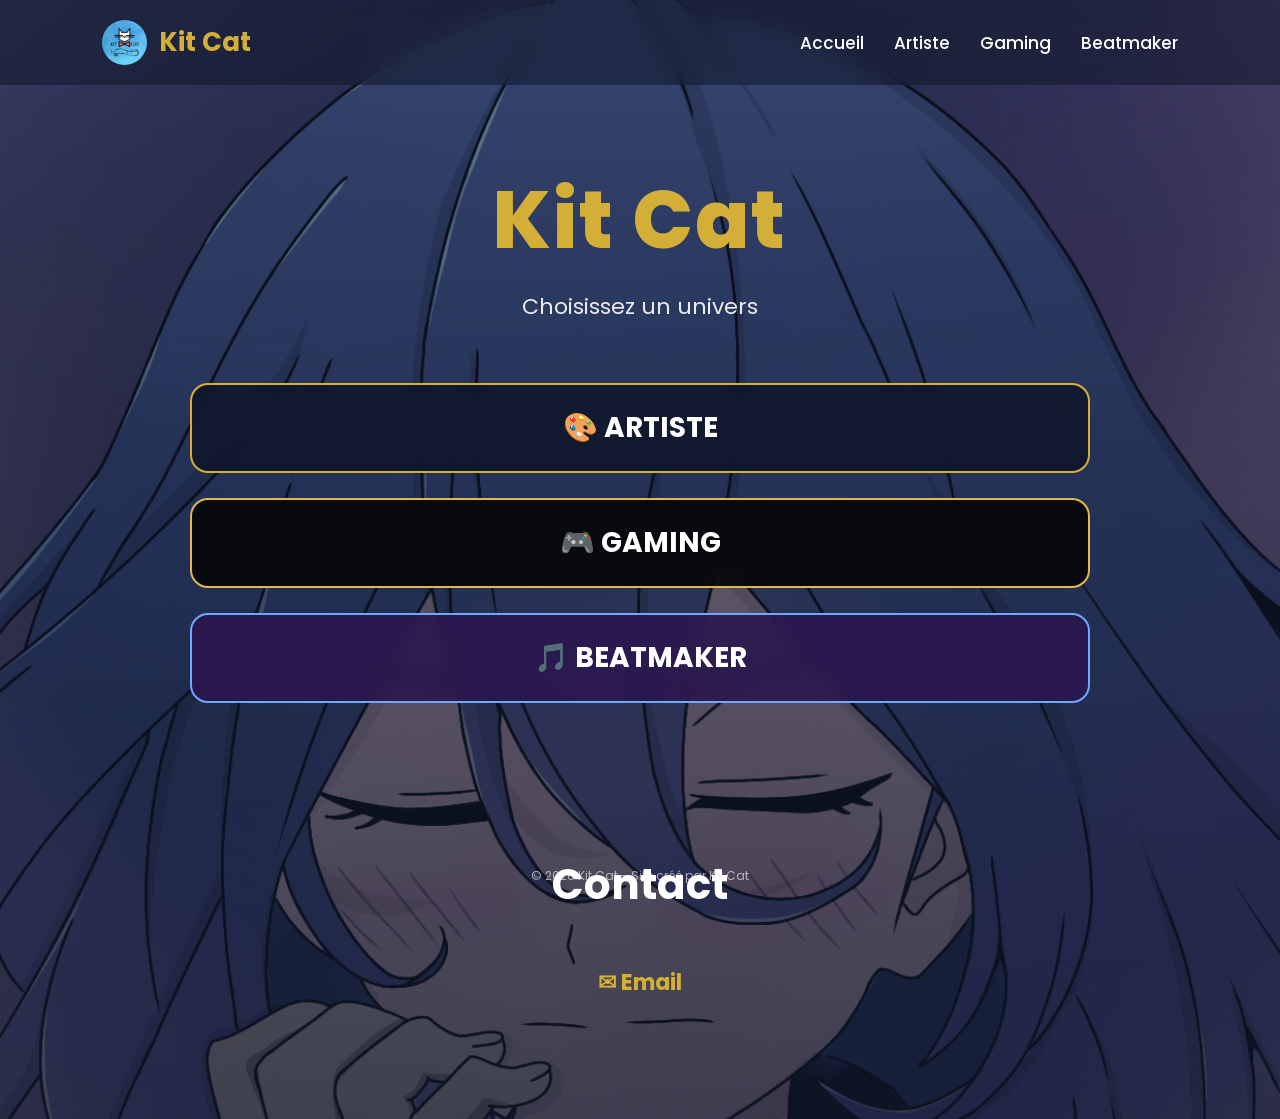
<file: index.html>
<!DOCTYPE html>
<html lang="fr">

<head>

    <meta charset="UTF-8">
    <meta name="viewport" content="width=device-width, initial-scale=1.0">

    <title>Kit Cat</title>

    <link rel="icon" href="images/artiste/logo kit.webp">

    <link href="https://fonts.googleapis.com/css2?family=Poppins:wght@300;400;600;700;800&display=swap" rel="stylesheet">

    <link rel="stylesheet" href="css/accueil.css">

</head>

<body>

<nav>

<a href="index.html" class="logo">

<img src="images/artiste/logo kit.webp">

<span>Kit Cat</span>

</a>


<button class="hamburger" onclick="toggleMenu()">
☰
</button>


<div class="nav-menu" id="navMenu">

<a href="index.html">Accueil</a>

<a href="artiste.html">Artiste</a>

<a href="gaming.html">Gaming</a>

<a href="beatmaker.html">Beatmaker</a>

</div>

</nav>


<div class="overlay"></div>


<header>

<div class="content">

<h1>Kit Cat</h1>

<p>Choisissez un univers</p>


<div class="buttons">


<a class="btn artiste" href="artiste.html">
🎨 ARTISTE
</a>


<a class="btn gamer" href="gaming.html">
🎮 GAMING
</a>


<a class="btn beatmaker" href="beatmaker.html">
🎵 BEATMAKER
</a>


</div>

</div>

</header>



<section class="contact-home">


<h2>
Contact
</h2>


<div class="contact">


<a href="mailto:tichaton7@gmail.com">
✉ Email
</a>


</div>


</section>



<footer>

© 2026 Kit Cat - Site créé par Kit Cat

</footer>


<script src="js/accueil.js"></script>

</body>
</file>
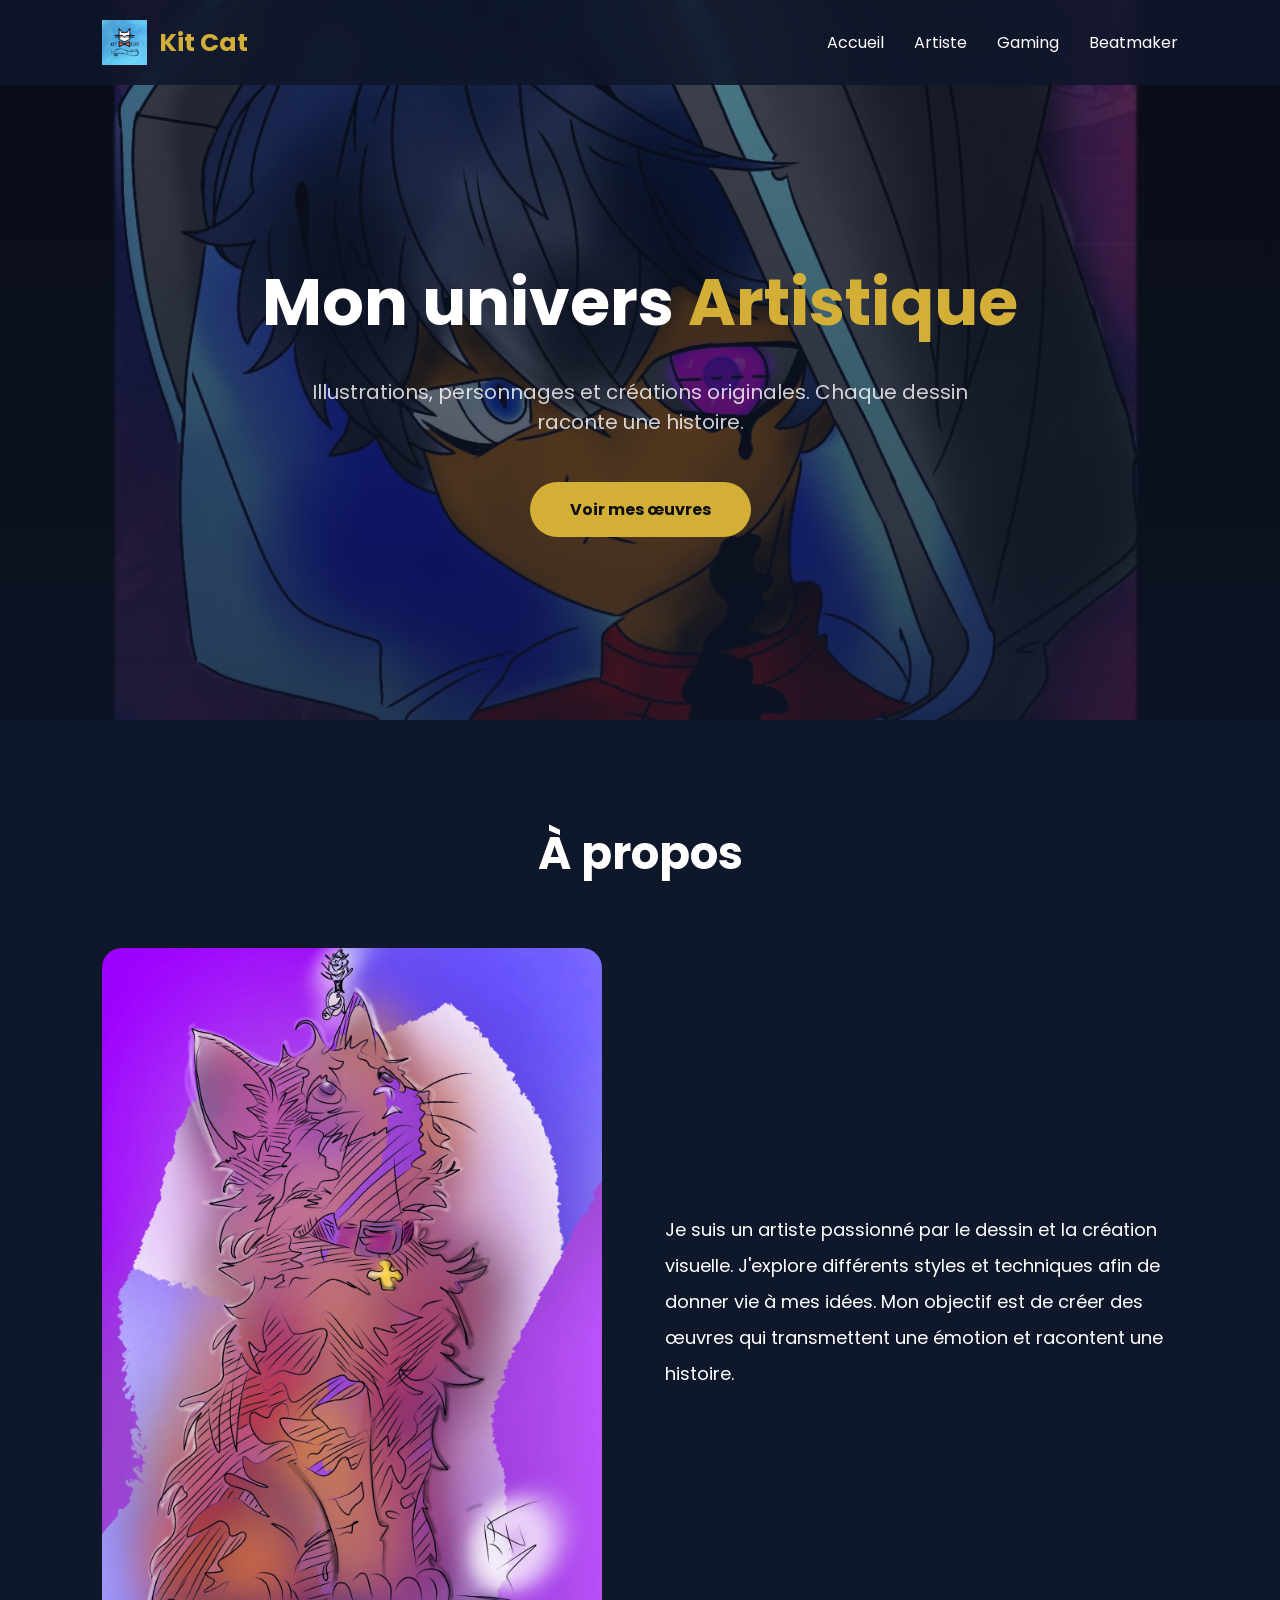
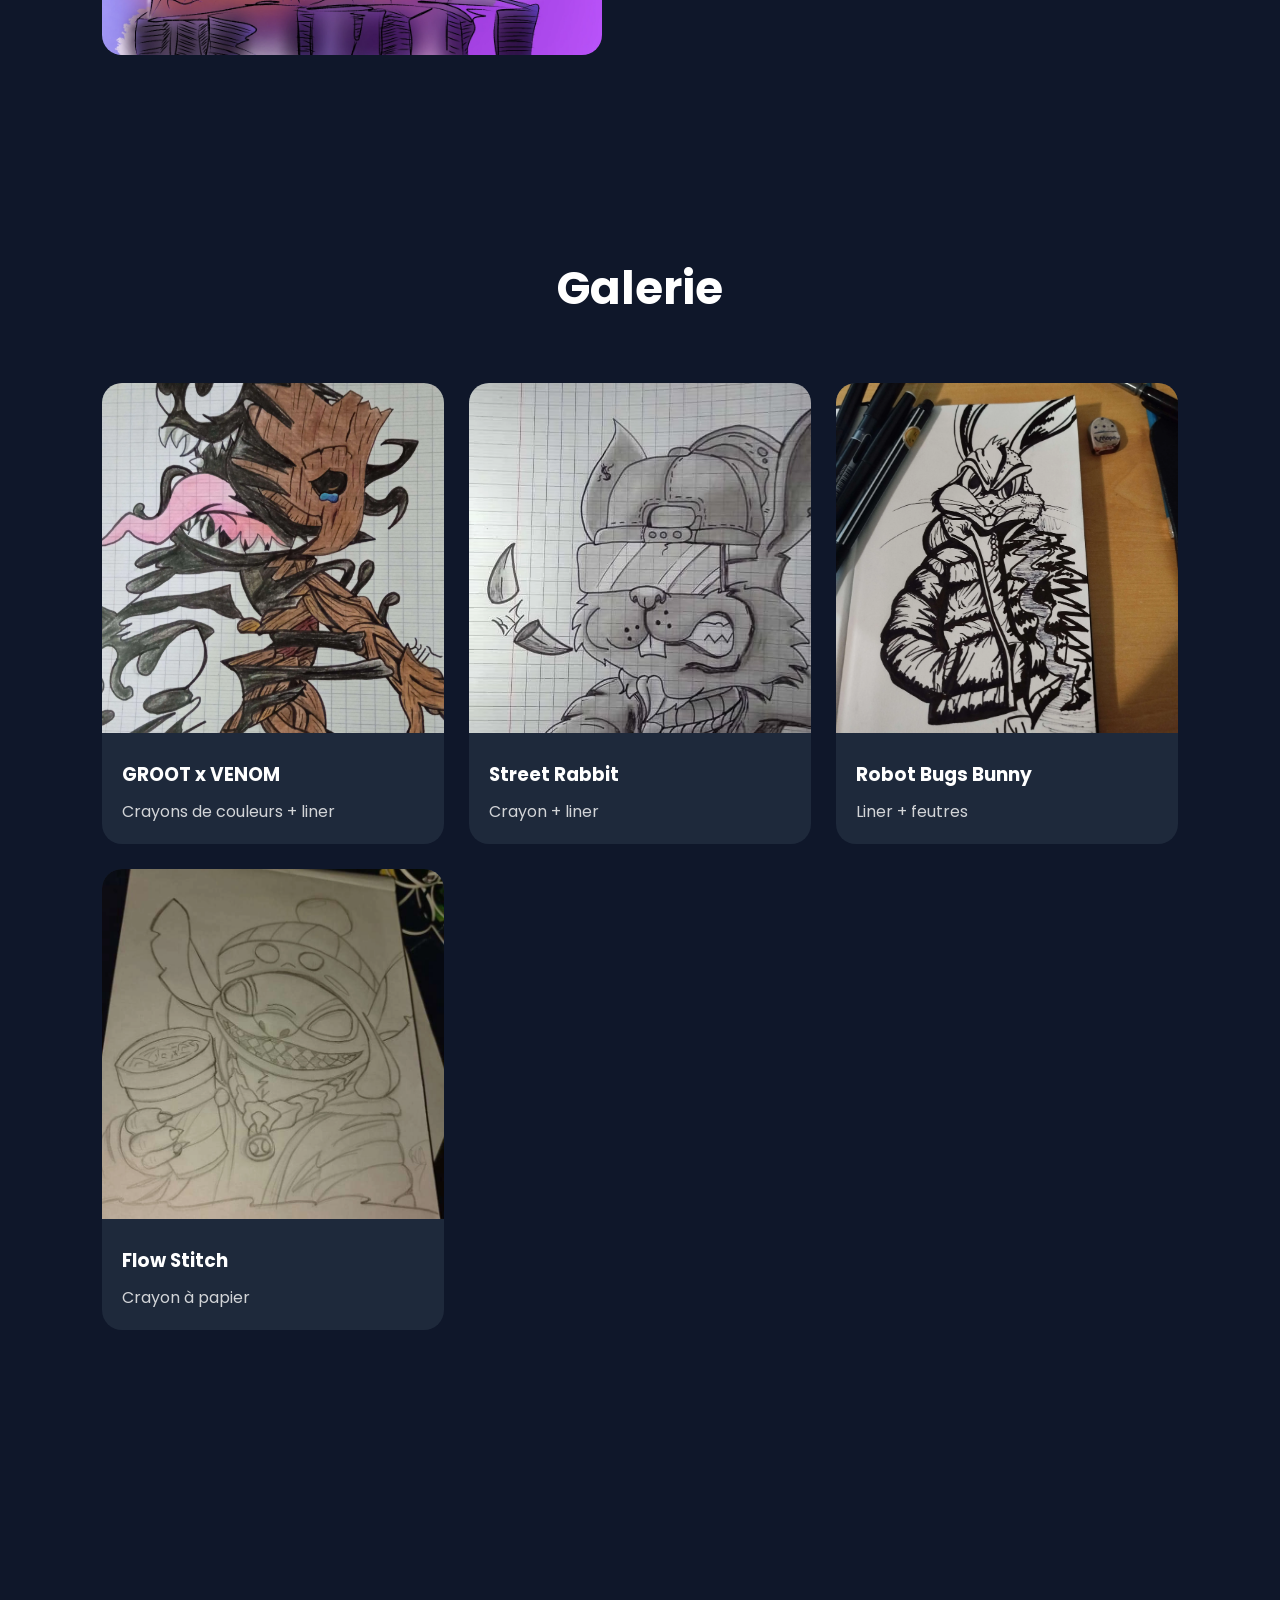
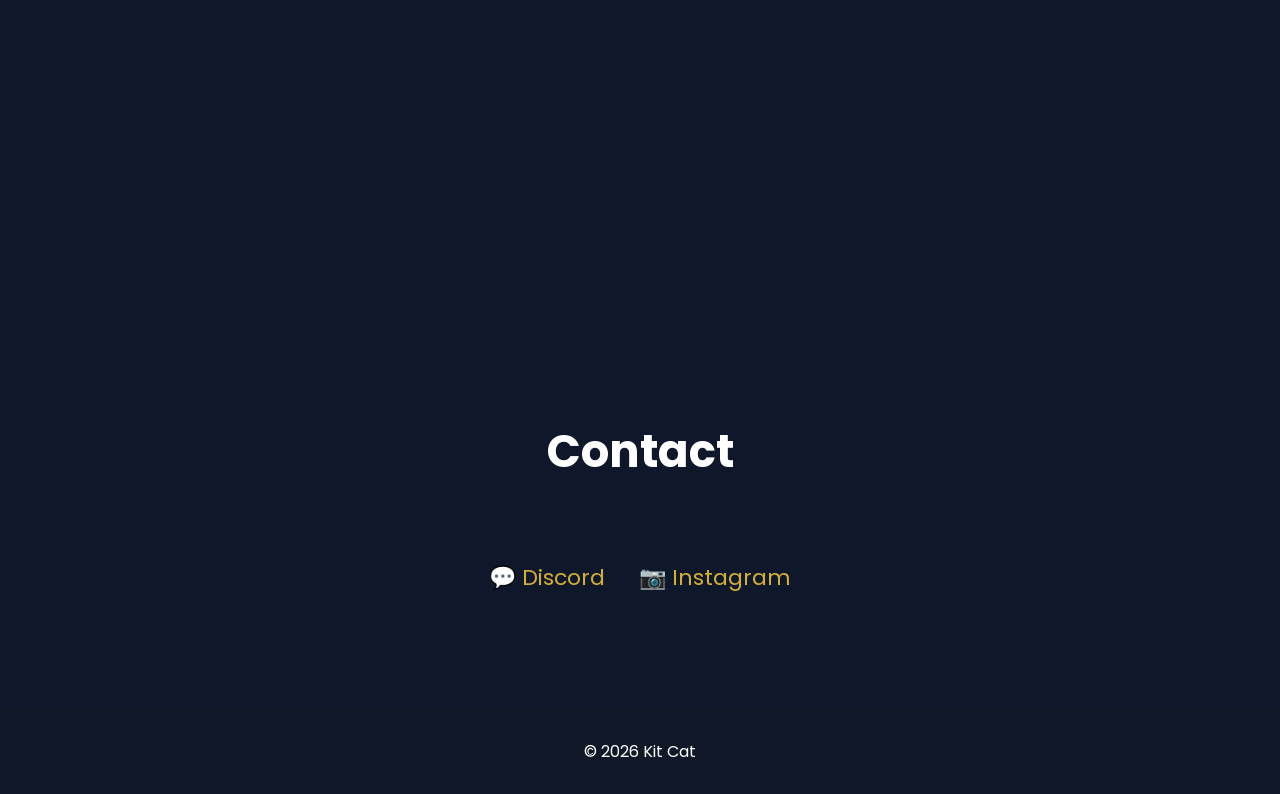
<file: artiste.html>
<!DOCTYPE html>
<html lang="fr">

<head>

<meta charset="UTF-8">
<meta name="viewport" content="width=device-width, initial-scale=1.0">

<title>Kit Cat - Artiste</title>

<link rel="icon" href="images/artiste/logo kit.webp">

<link href="https://fonts.googleapis.com/css2?family=Poppins:wght@300;400;600;700;800&display=swap" rel="stylesheet">

<link rel="stylesheet" href="css/artiste.css">

</head>


<body>


<nav>

<a href="index.html" class="logo">

<img src="images/artiste/logo kit.webp">

<span>Kit Cat</span>

</a>


<button class="hamburger" onclick="toggleMenu()">
☰
</button>


<div class="nav-menu" id="navMenu">

<a href="index.html">Accueil</a>

<a href="artiste.html">Artiste</a>

<a href="gaming.html">Gaming</a>

<a href="beatmaker.html">Beatmaker</a>

</div>

</nav>



<header class="hero">


<div class="hero-content">


<h1>
Mon univers <span>Artistique</span>
</h1>


<p>
Illustrations, personnages et créations originales.
Chaque dessin raconte une histoire.
</p>


<a href="#galerie" class="btn">
Voir mes œuvres
</a>


</div>


</header>





<section id="about" class="reveal">


<h2 class="title">
À propos
</h2>


<div class="about">


<img src="images/artiste/cat.webp">


<p>

Je suis un artiste passionné par le dessin et la création visuelle.

J'explore différents styles et techniques afin de donner vie à mes idées.

Mon objectif est de créer des œuvres qui transmettent une émotion et racontent une histoire.

</p>


</div>


</section>





<section id="galerie" class="reveal">

<h2 class="title">
Galerie
</h2>


<div class="gallery">



<div class="art">

<img src="images/artiste/Groot x Venom.webp">

<h3>GROOT x VENOM</h3>

<p>
Crayons de couleurs + liner
</p>

</div>



<div class="art">

<img src="images/artiste/Street Rabbit.webp">

<h3>Street Rabbit</h3>

<p>
Crayon + liner
</p>

</div>



<div class="art">

<img src="images/artiste/Robot Bugs Bunny.webp">

<h3>Robot Bugs Bunny</h3>

<p>
Liner + feutres
</p>

</div>



<div class="art">

<img src="images/artiste/flow stitch.webp">

<h3>Flow Stitch</h3>

<p>
Crayon à papier
</p>

</div>



</div>


</section>





<section class="reveal">


<h2 class="title">
Techniques
</h2>


<div class="skills">


<div class="skill" onclick="openTechnique(0)">
✏️
<h3>Crayon</h3>
</div>


<div class="skill" onclick="openTechnique(1)">
🖊️
<h3>Feutres</h3>
</div>


<div class="skill" onclick="openTechnique(2)">
🎨
<h3>Crayon de couleur</h3>
</div>


<div class="skill" onclick="openTechnique(3)">
💻
<h3>Dessin numérique</h3>
</div>


</div>


</section>



<!-- MODAL TECHNIQUES -->


<div id="techModal">


<div class="tech-box">


<span onclick="closeTechnique()">
×
</span>


<h2 id="techTitle">
</h2>


<p id="techDescription">
</p>


<h3>
Matériel :
</h3>


<ul id="techMaterial">
</ul>


<button onclick="closeTechnique()">
Fermer
</button>


</div>


</div>





<section id="contact">


<h2 class="title">
Contact
</h2>


<div class="contact">


<a href="https://discord.gg/mNQwYTyxmP" target="_blank">

💬 Discord

</a>


<a href="https://www.instagram.com/p/DG94xh4Ip_z">
📷 Instagram
</a>


</div>


</section>




<footer>

© 2026 Kit Cat

</footer>



<script src="js/artiste.js"></script>


</body>

</html>
</file>
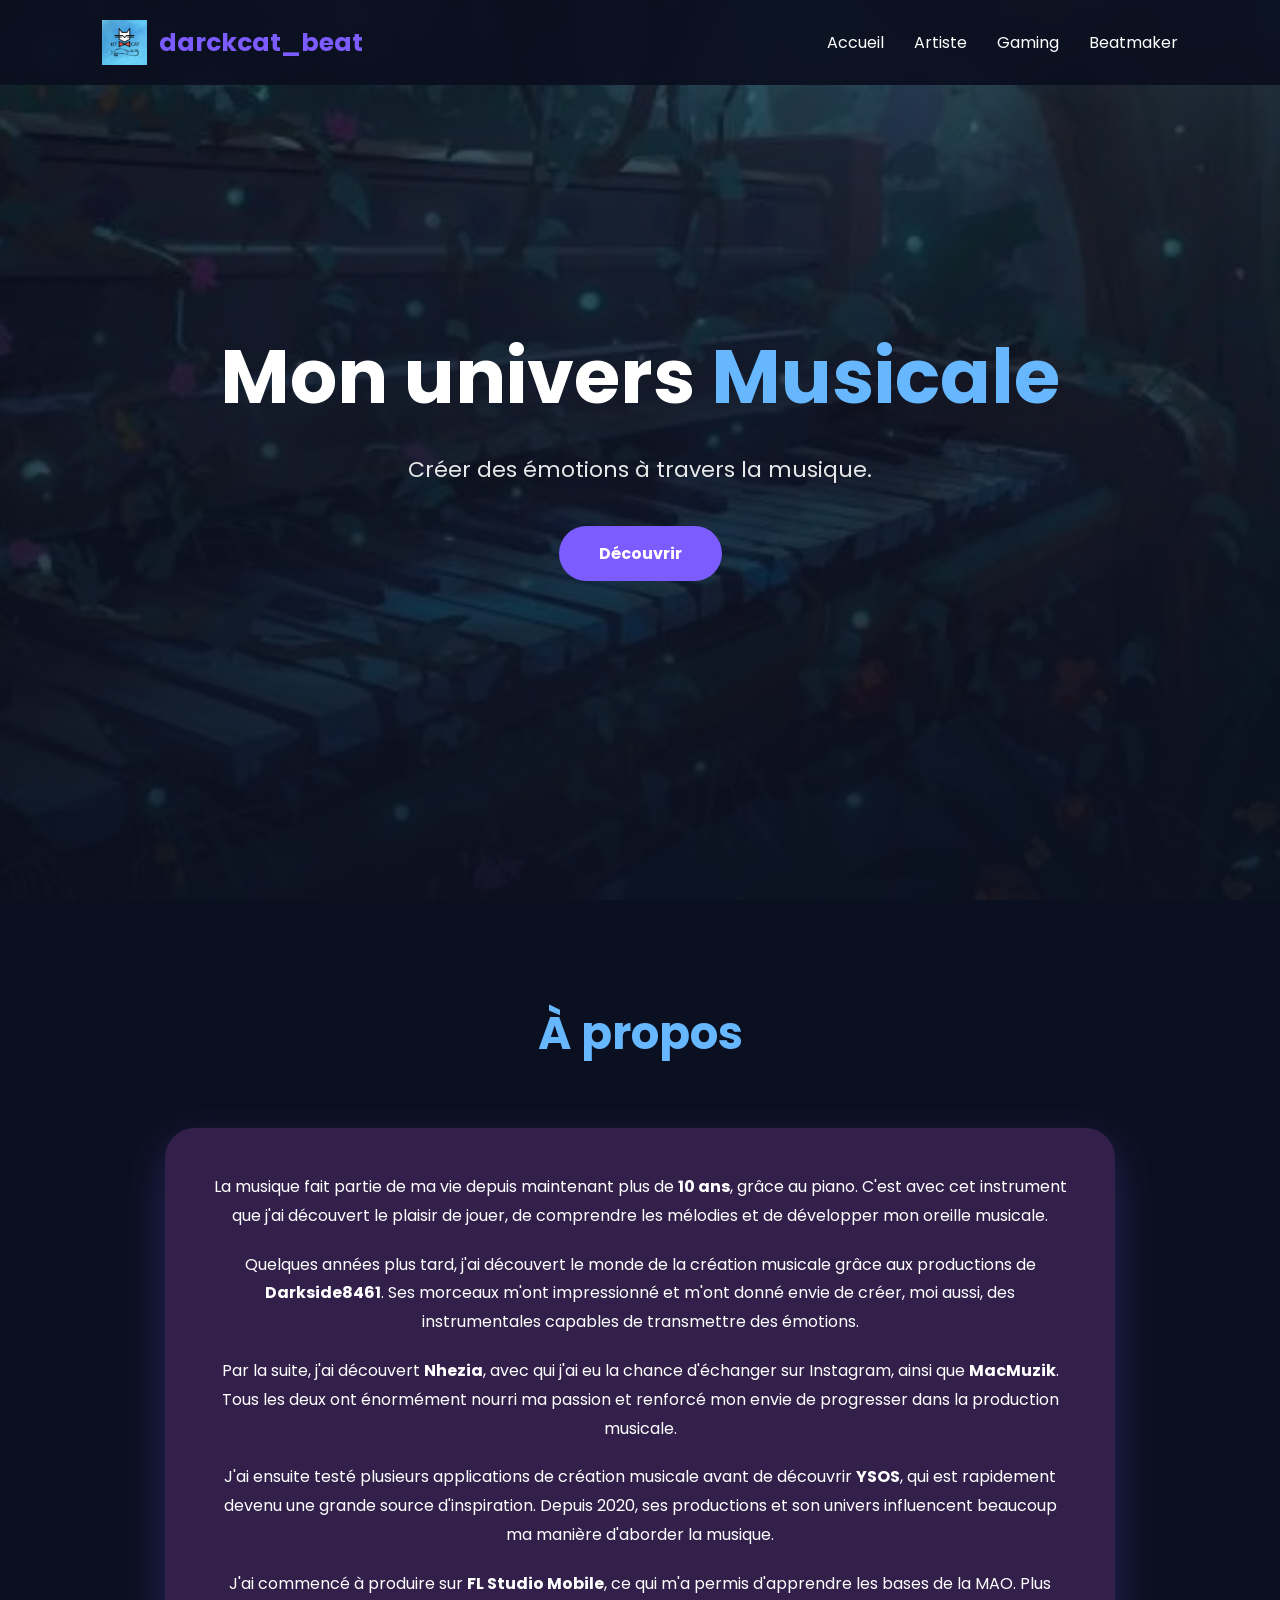
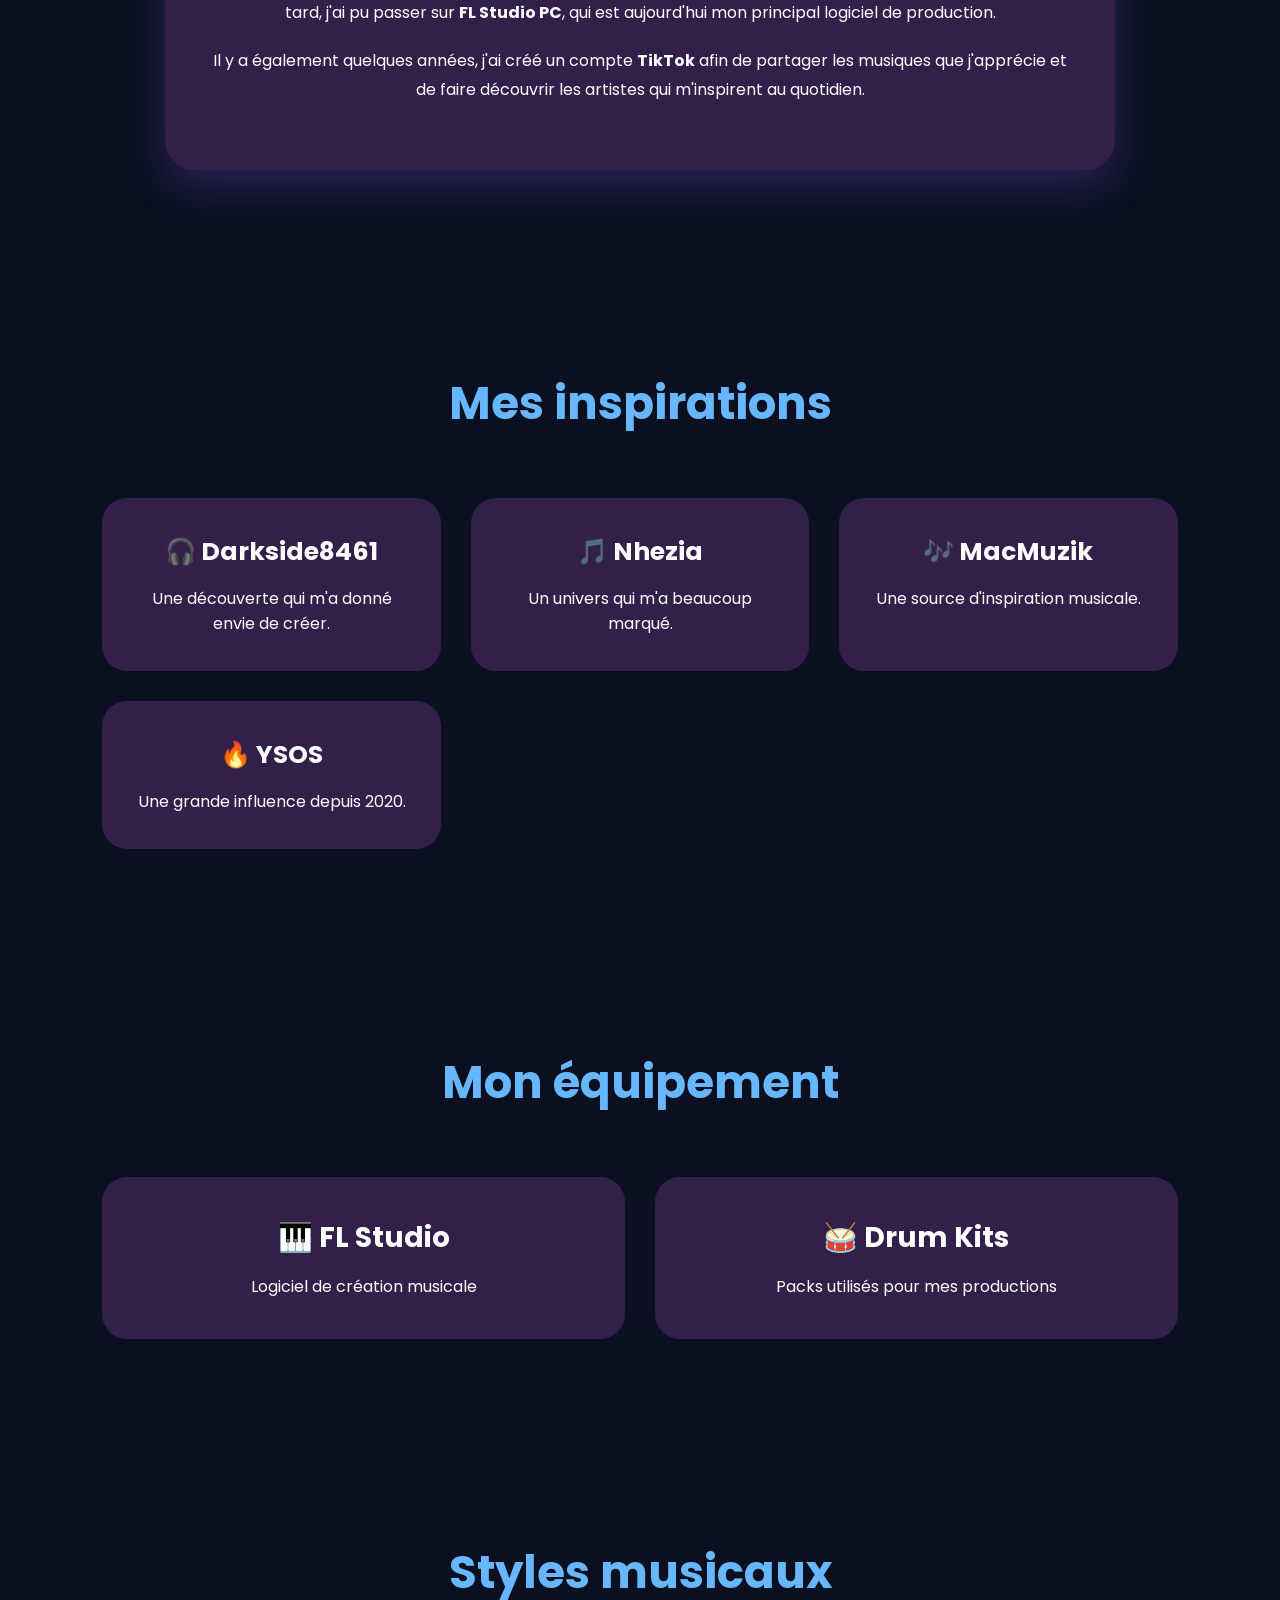
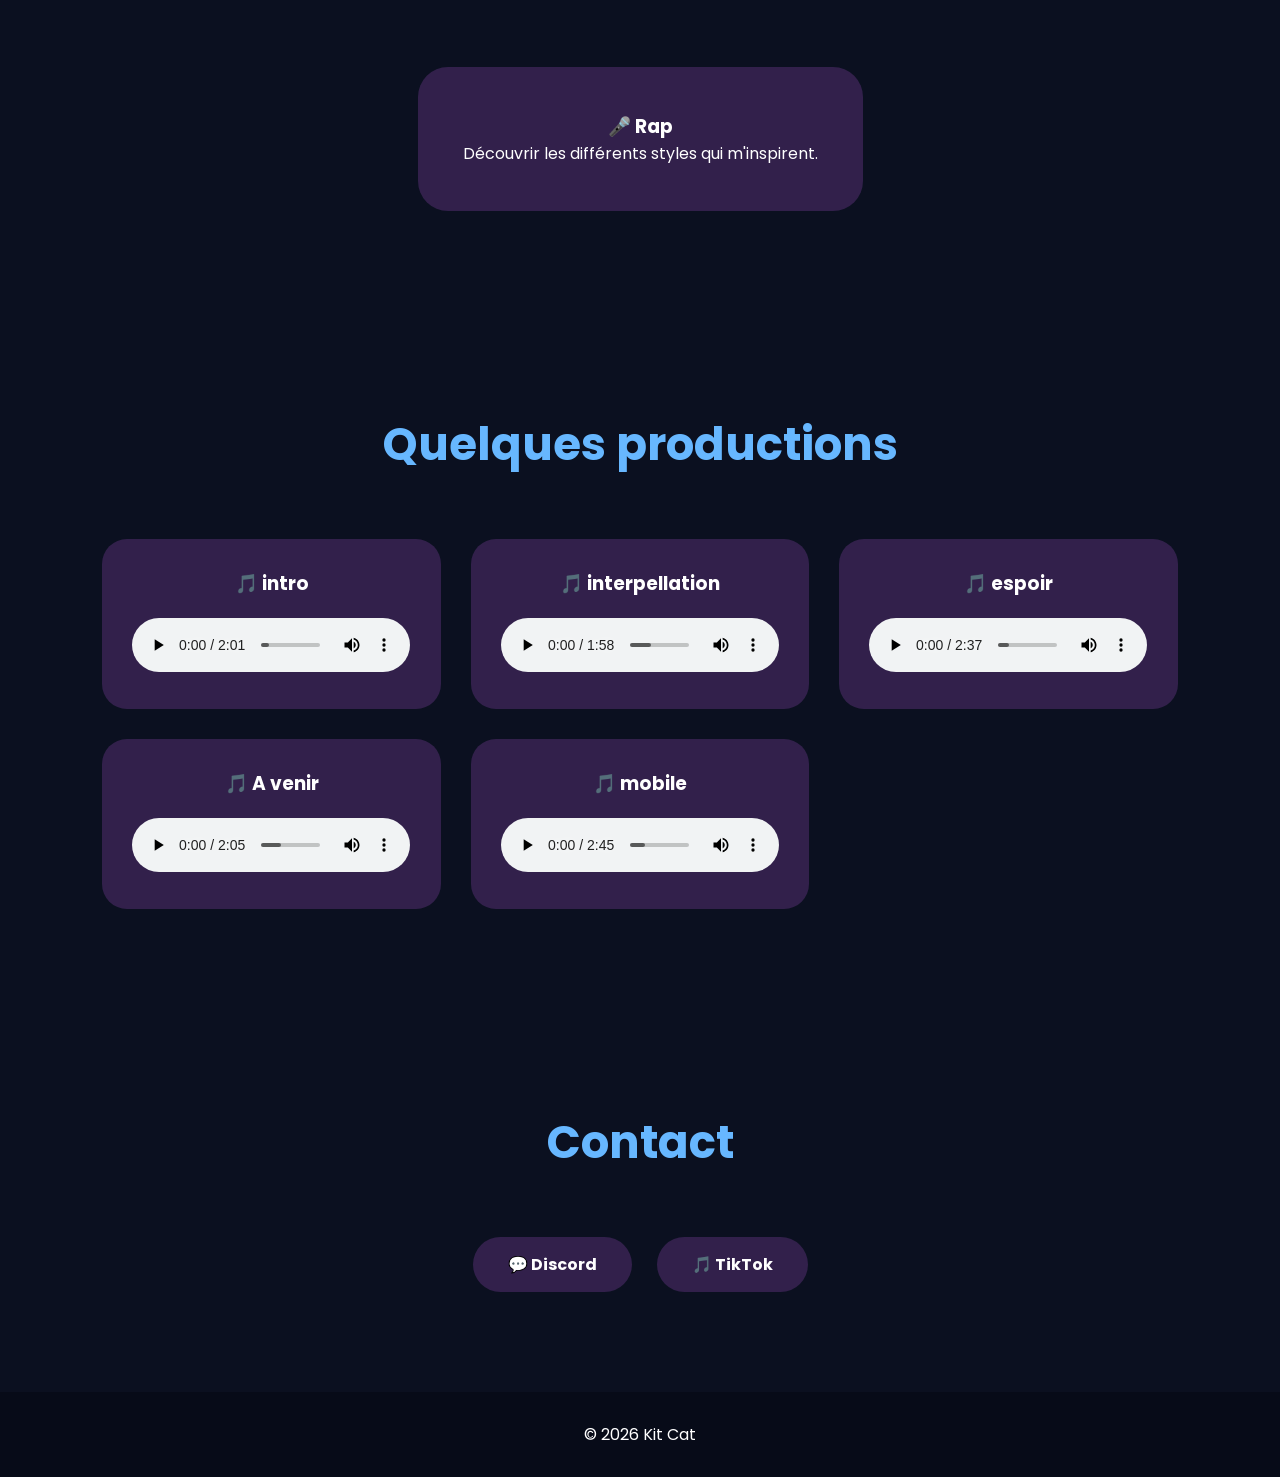
<file: beatmaker.html>
<!DOCTYPE html>
<html lang="fr">

<head>

<meta charset="UTF-8">
<meta name="viewport" content="width=device-width, initial-scale=1.0">

<title>Darckcat_beat - Beatmaker</title>

<link rel="icon" type="image/webp" href="images/artiste/logo kit.webp">

<link href="https://fonts.googleapis.com/css2?family=Poppins:wght@300;400;600;700;800&display=swap" rel="stylesheet">

<link rel="stylesheet" href="css/beatmaker.css">

</head>

<body>

<!-- NAVBAR -->

<nav>

<a href="index.html" class="logo">

<img src="images/artiste/logo kit.webp" alt="Logo Boss Kit">

<span>darckcat_beat</span>

</a>

<button class="hamburger" onclick="toggleMenu()">
☰
</button>

<div class="nav-menu" id="navMenu">

<a href="index.html">Accueil</a>

<a href="artiste.html">Artiste</a>

<a href="gaming.html">Gaming</a>

<a href="beatmaker.html">Beatmaker</a>

</div>

</nav>

<!-- HERO -->

<header class="hero">

<div class="hero-content">

<h1>
Mon univers <span>Musicale</span>
</h1>

<p>
Créer des émotions à travers la musique.
</p>

<a href="#about" class="btn">
Découvrir
</a>

</div>

</header>

<!-- A PROPOS -->

<section id="about" class="reveal">

<h2 class="title">
À propos
</h2>

<div class="about-box">

<p>
La musique fait partie de ma vie depuis maintenant plus de <b>10 ans</b>, grâce au piano. C'est avec cet instrument que j'ai découvert le plaisir de jouer, de comprendre les mélodies et de développer mon oreille musicale.
</p>

<p>
Quelques années plus tard, j'ai découvert le monde de la création musicale grâce aux productions de <b>Darkside8461</b>. Ses morceaux m'ont impressionné et m'ont donné envie de créer, moi aussi, des instrumentales capables de transmettre des émotions.
</p>

<p>
Par la suite, j'ai découvert <b>Nhezia</b>, avec qui j'ai eu la chance d'échanger sur Instagram, ainsi que <b>MacMuzik</b>. Tous les deux ont énormément nourri ma passion et renforcé mon envie de progresser dans la production musicale.
</p>

<p>
J'ai ensuite testé plusieurs applications de création musicale avant de découvrir <b>YSOS</b>, qui est rapidement devenu une grande source d'inspiration. Depuis 2020, ses productions et son univers influencent beaucoup ma manière d'aborder la musique.
</p>

<p>
J'ai commencé à produire sur <b>FL Studio Mobile</b>, ce qui m'a permis d'apprendre les bases de la MAO. Plus tard, j'ai pu passer sur <b>FL Studio PC</b>, qui est aujourd'hui mon principal logiciel de production.
</p>

<p>
Il y a également quelques années, j'ai créé un compte <b>TikTok</b> afin de partager les musiques que j'apprécie et de faire découvrir les artistes qui m'inspirent au quotidien.
</p>

</div>

</section>

<!-- INSPIRATIONS -->

<section id="inspirations" class="reveal">

<h2 class="title">
Mes inspirations
</h2>


<div class="inspirations">



<div class="inspiration-card" onclick="openInspiration(0)">

<h3>🎧 Darkside8461</h3>

<p>
Une découverte qui m'a donné envie de créer.
</p>

</div>




<div class="inspiration-card" onclick="openInspiration(1)">

<h3>🎵 Nhezia</h3>

<p>
Un univers qui m'a beaucoup marqué.
</p>

</div>




<div class="inspiration-card" onclick="openInspiration(2)">

<h3>🎶 MacMuzik</h3>

<p>
Une source d'inspiration musicale.
</p>

</div>




<div class="inspiration-card" onclick="openInspiration(3)">

<h3>🔥 YSOS</h3>

<p>
Une grande influence depuis 2020.
</p>

</div>


</div>

</section>





<!-- MODAL INSPIRATIONS -->


<div id="inspirationModal">


<div class="music-box">


<span onclick="closeInspiration()">
×
</span>


<h2 id="inspirationTitle"></h2>


<p id="inspirationText"></p>


</div>


</div>







<!-- EQUIPEMENT -->


<section id="equipment" class="reveal">


<h2 class="title">
Mon équipement
</h2>



<div class="equipment">



<div class="equipment-card" onclick="openEquipment(0)">


<h3>🎹 FL Studio</h3>


<p>
Logiciel de création musicale
</p>


</div>





<div class="equipment-card" onclick="openEquipment(1)">


<h3>🥁 Drum Kits</h3>


<p>
Packs utilisés pour mes productions
</p>


</div>



</div>


</section>






<!-- MODAL EQUIPEMENT -->


<div id="equipmentModal">


<div class="music-box">


<span onclick="closeEquipment()">
×
</span>


<h2 id="equipmentTitle"></h2>


<p id="equipmentText"></p>



<div id="drumGallery">


<div>

<img src="images/beatmaker/astral.webp">

<p>YSOS Drum Kit astral</p>

</div>


<div>

<img src="images/beatmaker/cosmos.webp">

<p>YSOS Drum Kit cosmos</p>

</div>


<div>

<img src="images/beatmaker/nova.webp">

<p>YSOS Drum Kit nova</p>

</div>


<div>

<img src="images/beatmaker/nebula.webp">

<p>YSOS Drum Kit nebula</p>

</div>


</div>



</div>


</div>

<!-- STYLES MUSICAUX -->

<section id="styles" class="reveal">


<h2 class="title">
Styles musicaux
</h2>



<div class="styles-container">


<div class="style-card" onclick="openStyles()">


<h3>🎤 Rap</h3>


<p>
Découvrir les différents styles qui m'inspirent.
</p>


</div>


</div>


</section>





<!-- MODAL STYLES -->


<div id="styleModal">


<div class="music-box">


<span onclick="closeStyles()">
×
</span>


<h2>
🎤 Mes styles de Rap
</h2>



<div class="rap-styles">



<div>

<h3>💿 Drill</h3>

<p>
Un style sombre basé sur des basses puissantes,
des flows rapides et une ambiance souvent mélancolique.
</p>

</div>




<div>

<h3>⚡ Jersey Rap</h3>

<p>
Un mélange entre le rap et les rythmes Jersey,
caractérisé par des kicks rapides et une énergie dansante.
</p>

</div>




<div>

<h3>🔥 Trap</h3>

<p>
Un style basé sur les 808, les hi-hats rapides
et des ambiances souvent atmosphériques.
</p>

</div>



<div>

<h3>🚀 Rage</h3>

<p>
Un style moderne avec des synthés agressifs,
des mélodies énergiques et une forte influence digitale.
</p>

</div>

</div>


</div>


</div>


</div>



<section id="sons" class="reveal">

<h2 class="title">
Quelques productions
</h2>


<div class="music-list">


<div class="music-card">

<h3>🎵 intro</h3>

<audio controls>

<source src="audio/intro.mp3" type="audio/mpeg">

</audio>

</div>



<div class="music-card">

<h3>🎵 interpellation</h3>

<audio controls>

<source src="audio/interpellation.mp3" type="audio/mpeg">

</audio>

</div>


<div class="music-card">

<h3>🎵 espoir</h3>

<audio controls>

<source src="audio/Espoir.mp3" type="audio/mpeg">

</audio>

</div>

<div class="music-card">

<h3>🎵 A venir</h3>

<audio controls>

<source src="audio/a venir.mp3" type="audio/mpeg">

</audio>

</div>

<div class="music-card">

<h3>🎵 mobile</h3>

<audio controls>

<source src="audio/mobile.mp3" type="audio/mpeg">

</audio>

</div>


</div>

</section>



<!-- CONTACT -->


<section id="contact" class="reveal">


<h2 class="title">
Contact
</h2>



<div class="contact-box">



<a href="https://discord.gg/mNQwYTyxmP" target="_blank">

💬 Discord

</a>



<a href="https://www.tiktok.com/@radio_flow.express" target="_blank">

🎵 TikTok

</a>



</div>


</section>





<footer>

© 2026 Kit Cat

</footer>





<script src="js/beatmaker.js"></script>


</body>

</html>
</file>
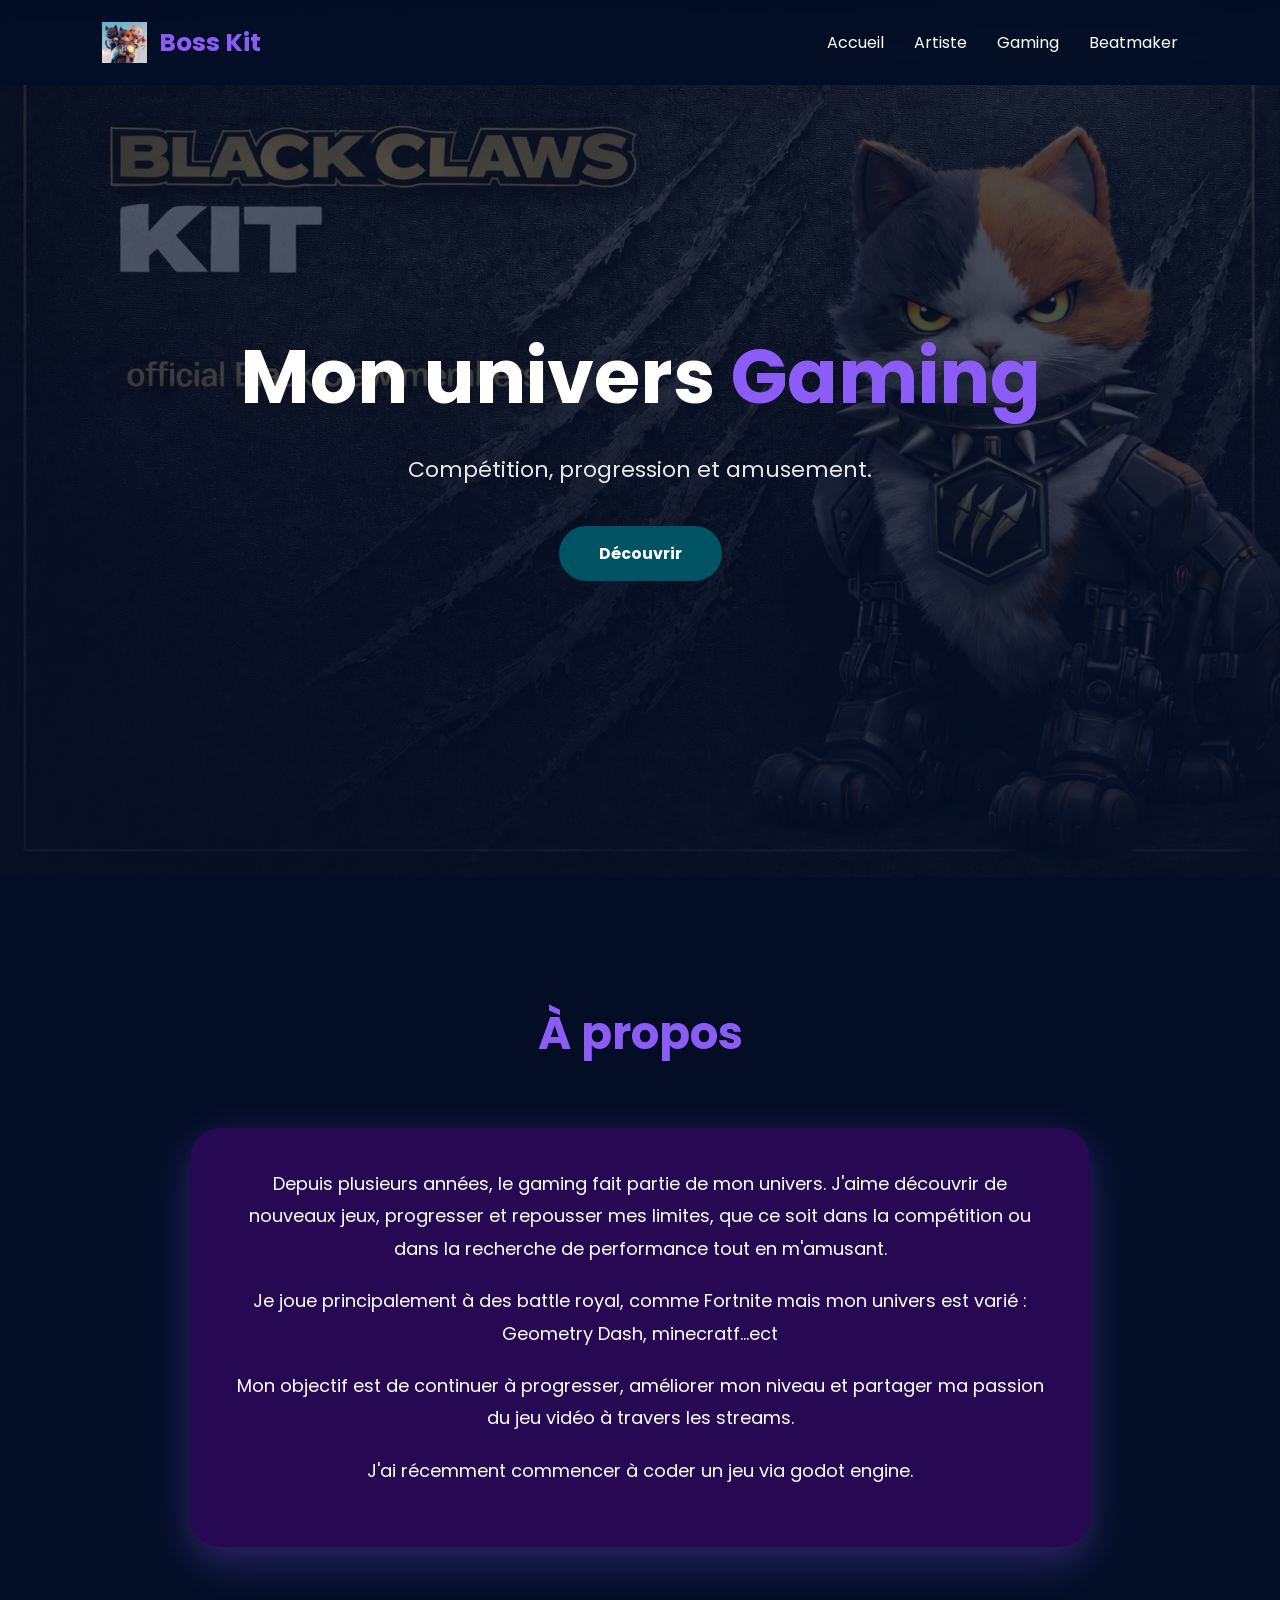
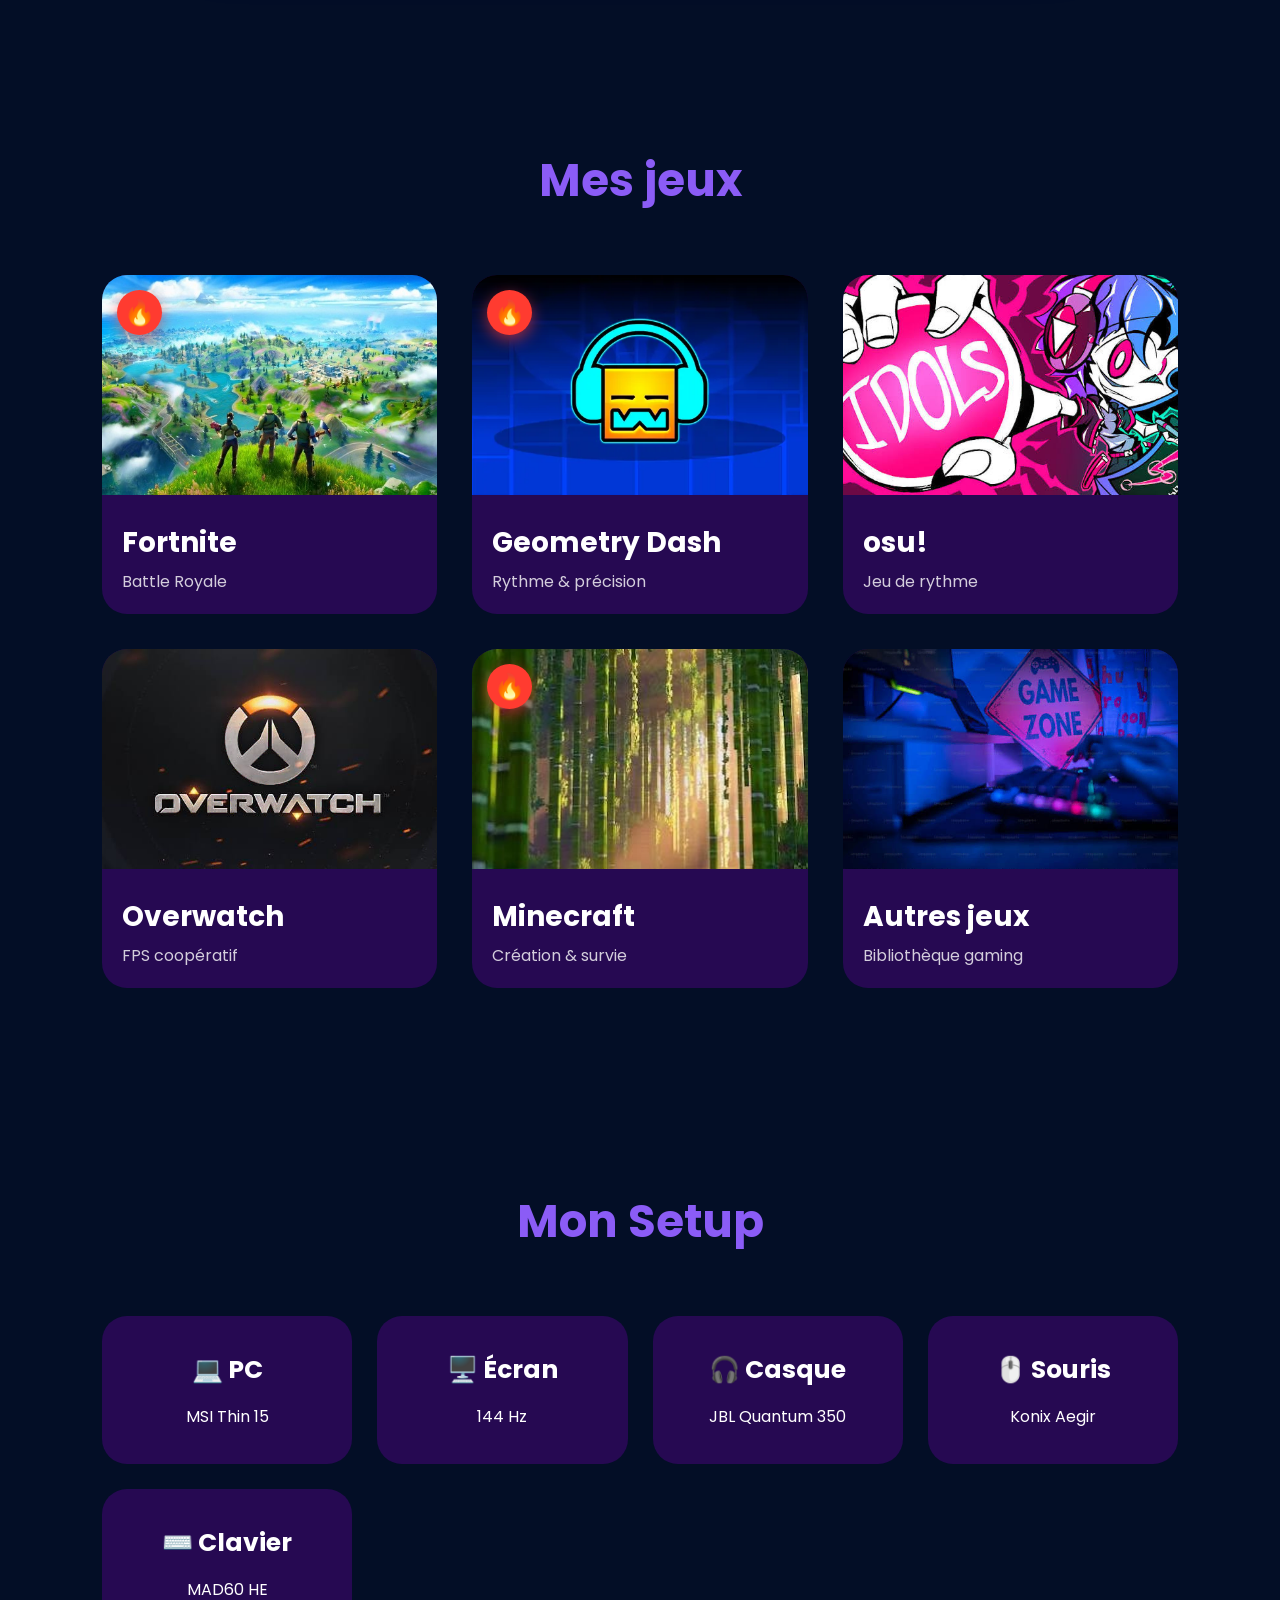
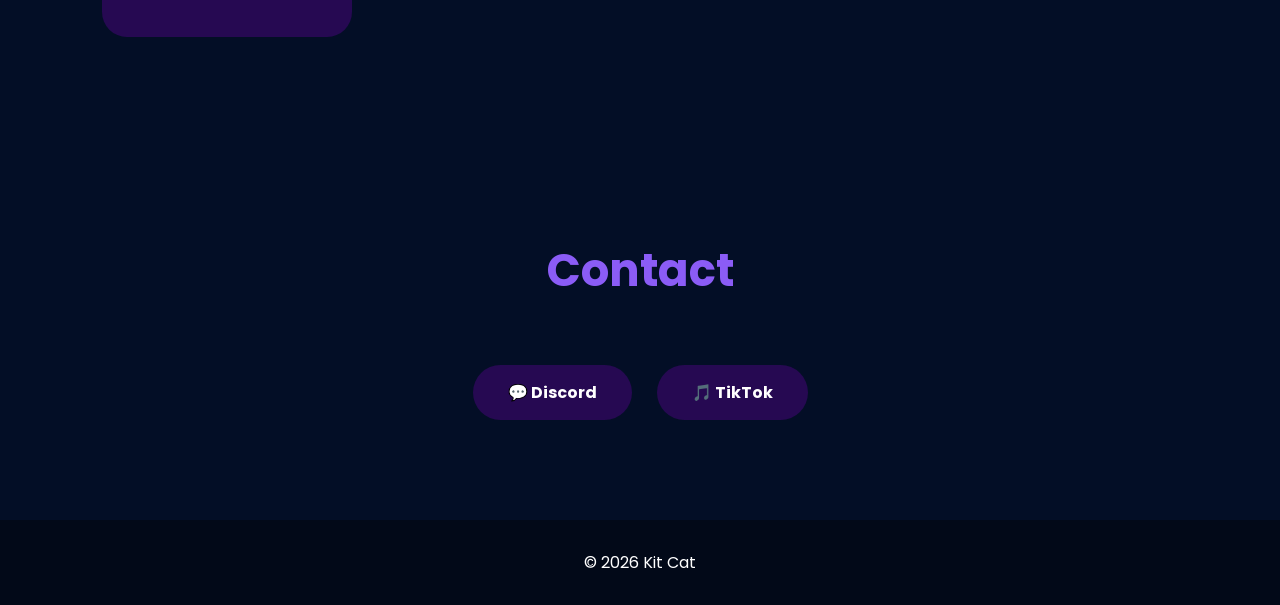
<file: gaming.html>
<!DOCTYPE html>
<html lang="fr">

<head>

<meta charset="UTF-8">
<meta name="viewport" content="width=device-width, initial-scale=1.0">

<title>Boss Kit - Gaming</title>

<link rel="icon" type="image/webp" href="images/gaming/logo kit.webp">

<link href="https://fonts.googleapis.com/css2?family=Poppins:wght@300;400;600;700;800&display=swap" rel="stylesheet">

<link rel="stylesheet" href="css/gaming.css">

</head>


<body>


<nav>

<a href="index.html" class="logo">

<img src="images/gaming/logo kit.webp">

<span>Boss Kit</span>

</a>


<button class="hamburger" onclick="toggleMenu()">
☰
</button>


<div class="nav-menu" id="navMenu">

<a href="index.html">Accueil</a>

<a href="artiste.html">Artiste</a>

<a href="gaming.html">Gaming</a>

<a href="beatmaker.html">Beatmaker</a>

</div>


</nav>





<header class="hero">


<div class="hero-content">


<h1>
Mon univers <span>Gaming</span>
</h1>


<p>
Compétition, progression et amusement.
</p>


<a href="#jeux" class="btn">
Découvrir
</a>


</div>


</header>


<section id="apropos" class="about">


<h2 class="title">
À propos
</h2>


<div class="about-box">


<p>
Depuis plusieurs années, le gaming fait partie de mon univers.
J'aime découvrir de nouveaux jeux, progresser et repousser mes limites,
que ce soit dans la compétition ou dans la recherche de performance tout en m'amusant.
</p>


<p>
Je joue principalement à des battle royal, comme Fortnite mais mon univers est varié : Geometry Dash, minecratf...ect
</p>


<p>
Mon objectif est de continuer à progresser, améliorer mon niveau
et partager ma passion du jeu vidéo à travers les streams.
</p> 

<p>
J'ai récemment commencer à coder un jeu via godot engine.
</p> 

</div>


</section>


<section id="jeux">


<h2 class="title">
Mes jeux
</h2>



<div class="games">



<div class="game favorite" onclick="openGame(0)">

<div class="favorite-badge">
🔥
</div>

<img src="images/gaming/fortnite.webp">

<h3>Fortnite</h3>

<p>
Battle Royale
</p>

</div>




<div class="game favorite" onclick="openGame(1)">

<div class="favorite-badge">
🔥
</div>

<img src="images/gaming/geometrydash.webp">

<h3>Geometry Dash</h3>

<p>
Rythme & précision
</p>

</div>




<div class="game" onclick="openGame(2)">

<img src="images/gaming/osu.webp">

<h3>osu!</h3>

<p>
Jeu de rythme
</p>

</div>





<div class="game" onclick="openGame(3)">

<img src="images/gaming/overwatch.webp">

<h3>Overwatch</h3>

<p>
FPS coopératif
</p>

</div>





<div class="game favorite" onclick="openGame(4)">

<div class="favorite-badge">
🔥
</div>

<img src="images/gaming/minecraft.webp">

<h3>Minecraft</h3>

<p>
Création & survie
</p>

</div>





<div class="game" onclick="openGame(5)">

<img src="images/gaming/autres.webp">

<h3>Autres jeux</h3>

<p>
Bibliothèque gaming
</p>

</div>



</div>


</section>






<!-- MODAL JEUX -->


<div id="gameModal">


<div class="game-box">


<span onclick="closeGame()">
×
</span>


<h2 id="gameTitle"></h2>


<p id="gameDescription"></p>


<h3>
Informations
</h3>


<ul id="gameInfo"></ul>


<button onclick="closeGame()">
Fermer
</button>


</div>


</div>






<!-- MODAL AUTRES JEUX -->


<div id="otherModal">


<div class="other-box">


<span onclick="closeOther()">
×
</span>



<h2>
🎮 Mes autres jeux
</h2>




<div class="other-games">



<div>
<img src="images/gaming/forza5.webp">
<p>forza 5</p>
</div>


<div>
<img src="images/gaming/deadcells.webp">
<p>deadcells</p>
</div>


<div>
<img src="images/gaming/severedsteel.webp">
<p>severed	steel</p>
</div>


<div>
<img src="images/gaming/stray.webp">
<p>stray</p>
</div>


<div>
<img src="images/gaming/wuwa.webp">
<p>wuthing waves</p>
</div>


<div>
<img src="images/gaming/genshin.webp">
<p>genshin impact</p>
</div>


<div>
<img src="images/gaming/cyberpunk.webp">
<p>cyberpunk</p>
</div>


<div>
<img src="images/gaming/autre.webp">
<p>+ de 95 autres jeux</p>
</div>


</div>



</div>


</div>







<section id="setup">


<h2 class="title">
Mon Setup
</h2>


<div class="setup">


<div class="setup-card">
<h3>💻 PC</h3>
<p>MSI Thin 15</p>
</div>


<div class="setup-card">
<h3>🖥️ Écran</h3>
<p>144 Hz</p>
</div>


<div class="setup-card">
<h3>🎧 Casque</h3>
<p>JBL Quantum 350</p>
</div>


<div class="setup-card">
<h3>🖱️ Souris</h3>
<p>Konix Aegir</p>
</div>


<div class="setup-card">
<h3>⌨️ Clavier</h3>
<p>MAD60 HE</p>
</div>


</div>


</section>


<section id="contact">

<h2 class="title">
Contact
</h2>


<div class="contact-box">


<a href="https://https://discord.gg/Bs6Y8Q2e93" target="_blank">
💬 Discord
</a>


<a href="https://https://www.tiktok.com/@le_boss_kit" target="_blank">
🎵 TikTok
</a>



</div>


</section>


<footer>

© 2026 Kit Cat

</footer>



<script src="js/gaming.js"></script>


</body>

</html>
</file>
<file: css/accueil.css>
*{
    margin:0;
    padding:0;
    box-sizing:border-box;
    font-family:Poppins,sans-serif;
}

body{

min-height:100vh;

color:white;

background:
linear-gradient(rgba(15,23,42,.55),rgba(15,23,42,.80)),
url("../images/artiste/Vermeil.webp");

background-size:cover;
background-position:center;
background-repeat:no-repeat;

overflow-x:hidden;

}

    color:white;

    background:

    linear-gradient(rgba(15,23,42,.55),rgba(15,23,42,.80)),

   url("../images/artiste/Vermeil.webp");

    background-size:cover;
    background-position:center;

    animation:bgZoom 15s ease-in-out infinite alternate;

}

.overlay{

    position:fixed;
    inset:0;

    background:#00000055;

    backdrop-filter:blur(3px);

}

header{

    position:relative;

    z-index:2;

    width:100%;

    padding:160px 30px 30px;

}

.content{

    max-width:900px;

    margin:auto;

    text-align:center;

}

h1{

    font-size:80px;

    color:#D4AF37;

    font-weight:800;

    letter-spacing:2px;

    margin-bottom:10px;

}

p{

    font-size:22px;

    margin-bottom:60px;

    opacity:.9;

}

.buttons{

    display:flex;

    flex-direction:column;

    gap:25px;

}

.btn{

    display:flex;

    justify-content:center;
    align-items:center;

    gap:15px;

    padding:22px;

    border-radius:18px;

    text-decoration:none;

    color:white;

    font-size:28px;

    font-weight:700;

    transition:.35s;

    backdrop-filter:blur(10px);

}

.artiste{

    background:#0f172add;

    border:2px solid #D4AF37;

}

.gamer{

    background:#050505dd;

    border:2px solid #E0B84B;

}

.beatmaker{

    background:#2B174Fdd;

    border:2px solid #6DA9FF;

}

.btn:hover{

    transform:translateY(-6px) scale(1.03);

    box-shadow:0 15px 40px rgba(0,0,0,.5);

}

footer{

    position:fixed;

    bottom:15px;

    left:50%;

    transform:translateX(-50%);

    text-align:center;

    font-size:12px;

    opacity:.6;

    z-index:2;

}

@keyframes bgZoom{

    from{

        background-size:100%;

    }

    to{

        background-size:108%;

    }

}

@media(max-width:800px){

    h1{

        font-size:52px;

    }

    p{

        font-size:18px;

        margin-bottom:40px;

    }

    .btn{

        font-size:22px;

        padding:20px;

    }

}

/* NAVBAR */

nav{

position:fixed;

top:0;
left:0;

width:100%;

padding:20px 8%;

display:flex;

justify-content:space-between;

align-items:center;

z-index:10;

background:#0f172a88;

backdrop-filter:blur(10px);

}


/* LOGO */

.logo{

display:flex;

align-items:center;

gap:12px;

text-decoration:none;

color:#d4af37;

font-size:26px;

font-weight:700;

transition:.3s;

}


.logo img{

width:45px;

height:45px;

border-radius:50%;

object-fit:cover;

}


.logo:hover{

transform:scale(1.05);

}


/* MENU */

.nav-menu{

display:flex;

align-items:center;

gap:30px;

}


.nav-menu a{

color:white;

text-decoration:none;

font-size:17px;

font-weight:500;

transition:.3s;

}


.nav-menu a:hover{

color:#d4af37;

transform:scale(1.1);

}


/* BOUTON MOBILE */

.hamburger{

display:none;

background:none;

border:none;

color:white;

font-size:30px;

cursor:pointer;

}

@media(max-width:800px){


nav{

padding:15px 5%;

}


.logo span{

font-size:20px;

}


.logo img{

width:40px;

height:40px;

}


.hamburger{

display:block;

}


.nav-menu{

position:absolute;

top:70px;

left:0;

width:100%;

background:#0f172aee;

display:none;

flex-direction:column;

padding:30px 0;

gap:25px;

}



.nav-menu.active{

display:flex;

}


}

/* CONTACT ACCUEIL */

.contact-home{

padding:100px 8%;

text-align:center;

}


.contact-home .title{

font-size:45px;

margin-bottom:60px;

}


.contact{

text-align:center;

}


.contact p{

font-size:20px;

opacity:.8;

margin-bottom:25px;

}


.contact a{

color:#d4af37;

font-size:22px;

text-decoration:none;

font-weight:bold;

display:inline-block;

transition:.3s;

}


.contact a:hover{

color:white;

transform:scale(1.15);

}

/* CONTACT ACCUEIL */

.contact-home{

    padding:120px 8%;
    text-align:center;

}


.contact-home h2{

    font-size:42px;
    margin-bottom:50px;
    color:white;



.overlay{
    position:fixed;
    inset:0;
    background:#00000055;
    backdrop-filter:blur(3px);
    opacity:0;
    pointer-events:none;
    transition:.3s;
}

.overlay.active{
    opacity:1;
    pointer-events:auto;
}

/* RESPONSIVE MOBILE */

@media screen and (max-width:768px){

    body{
        overflow-x:hidden;
    }


    /* NAVBAR */

    nav{

        padding:15px 20px;

    }


    .logo span{

        font-size:18px;

    }


    nav a{

        font-size:14px;

    }


 


/* CONTACT */

.contact-home{

    padding:50px 8% 70px;
    text-align:center;

}


.contact-home h2{

    font-size:40px;
    margin-bottom:30px;

}


.contact-box{

    max-width:550px;
    margin:auto;

    padding:30px;

    background:#1e293b;

    border-radius:20px;

}

.services{
    padding:60px 8% 30px;
}

body{
    margin:0;
    background:#0f172a;
    color:white;
}
section,
.contact-home,
.services,
.hero{

    background:transparent;

}

    /* FOOTER */

    footer{

        font-size:14px;

        padding:20px;

        text-align:center;

    }

}

*{
    box-sizing:border-box;
}

html, body{
    width:100%;
    overflow-x:hidden;
}
</file>
<file: css/artiste.css>
*{

margin:0;
padding:0;
box-sizing:border-box;
font-family:Poppins,sans-serif;
scroll-behavior:smooth;

}


body{

color:white;

background:#0f172a;

overflow-x:hidden;

}



/* NAVBAR */

nav{

position:fixed;

top:0;
left:0;

width:100%;

padding:20px 8%;

display:flex;

justify-content:space-between;

align-items:center;

background:#0f172add;

backdrop-filter:blur(10px);

z-index:100;

}


.logo{

display:flex;

align-items:center;

gap:12px;

text-decoration:none;

color:#d4af37;

font-size:25px;

font-weight:700;

}


.logo img{

width:45px;

height:45px;

object-fit:contain;

}


.nav-menu{

display:flex;

gap:30px;

}


.nav-menu a{

color:white;

text-decoration:none;

transition:.3s;

}


.nav-menu a:hover{

color:#d4af37;

transform:scale(1.1);

}



.hamburger{

display:none;

background:none;

border:none;

color:white;

font-size:30px;

}





/* HERO */

.hero{

height:80vh;

display:flex;

justify-content:center;

align-items:center;

text-align:center;

padding:120px 20px 50px;


background:

linear-gradient(
rgba(15,23,42,.55),
rgba(15,23,42,.80)
),

url("../images/artiste/background.webp");


background-size:cover;

background-position:center 30%;
}

.hero{

height:80vh;

display:flex;

justify-content:center;

align-items:center;

text-align:center;

padding:120px 20px 50px;

}


.hero-content h1{

font-size:65px;

}


.hero-content span{

color:#d4af37;

}


.hero-content p{

font-size:20px;

max-width:700px;

margin:25px auto;

opacity:.8;

}




.btn{

display:inline-block;

margin-top:20px;

padding:15px 40px;

background:#d4af37;

color:#111;

border-radius:40px;

font-weight:bold;

text-decoration:none;

transition:.3s;

}


.btn:hover{

transform:scale(1.1);

}





/* SECTIONS */


section{

padding:100px 8%;

}


.title{

text-align:center;

font-size:45px;

margin-bottom:60px;

}




/* ABOUT */


.about{

display:grid;

grid-template-columns:1fr 1fr;

gap:50px;

align-items:center;

}


.about img{

width:100%;

max-width:500px;

border-radius:20px;

}


.about p{

font-size:18px;

line-height:2;

}





/* GALERIE */


.gallery{

display:grid;

grid-template-columns:repeat(auto-fit,minmax(280px,1fr));

gap:25px;

}



.art{

background:#1e293b;

border-radius:20px;

overflow:hidden;

padding-bottom:20px;

transition:.4s;

}



.art:hover{

transform:translateY(-10px);

}



.art img{

width:100%;

height:350px;

object-fit:cover;

}



.art h3{

padding:20px 20px 10px;

}


.art p{

padding:0 20px;

opacity:.8;

}




/* TECHNIQUES */


.skills{

display:grid;

grid-template-columns:repeat(auto-fit,minmax(200px,1fr));

gap:20px;

}



.skill{

background:#1e293b;

padding:30px;

border-radius:20px;

text-align:center;

font-size:20px;

transition:.3s;

}



.skill:hover{

transform:translateY(-8px);

}





/* CONTACT */


.contact{

text-align:center;

}


.contact a{

display:inline-block;

margin:15px;

color:#d4af37;

font-size:22px;

text-decoration:none;

transition:.3s;

}


.contact a:hover{

color:white;

transform:scale(1.1);

}




/* FOOTER */


footer{

text-align:center;

padding:30px;

background:#111827;

}





/* MOBILE */


@media(max-width:800px){


nav{

padding:15px 5%;

}



.logo span{

font-size:20px;

}


.logo img{

width:40px;

height:40px;

}



.hamburger{

display:block;

}



.nav-menu{

position:absolute;

top:70px;

left:0;

width:100%;

background:#0f172aee;

display:none;

flex-direction:column;

align-items:center;

padding:30px;

gap:25px;

}



.nav-menu.active{

display:flex;

}



.hero{

height:auto;

padding-top:130px;

}



.hero-content h1{

font-size:40px;

}


.hero-content p{

font-size:16px;

}



section{

padding:70px 20px;

}



.title{

font-size:35px;

}



.about{

grid-template-columns:1fr;

}



.art img{

height:300px;

}


}

/* ANIMATION */

.reveal{

opacity:0;

transform:translateY(50px);

transition:1s ease;

}


.reveal.active{

opacity:1;

transform:translateY(0);

}

/* TECHNIQUES MODAL */


#techModal{

position:fixed;

inset:0;

background:#000000cc;

display:none;

justify-content:center;

align-items:center;

z-index:300;

}



.tech-box{

background:#1e293b;

width:90%;

max-width:600px;

padding:40px;

border-radius:25px;

text-align:center;

box-shadow:0 20px 50px #000;

position:relative;

}



.tech-box span{

position:absolute;

top:15px;

right:25px;

font-size:35px;

cursor:pointer;

color:white;

}



.tech-box h2{

color:#d4af37;

font-size:35px;

margin-bottom:20px;

}



.tech-box p{

line-height:1.8;

opacity:.9;

}



.tech-box h3{

margin-top:25px;

color:#d4af37;

}



.tech-box ul{

margin-top:15px;

list-style:none;

}



.tech-box li{

margin:10px;

}



.tech-box button{

margin-top:30px;

padding:12px 35px;

border:none;

border-radius:30px;

background:#d4af37;

font-weight:bold;

cursor:pointer;

transition:.3s;

}



.tech-box button:hover{

transform:scale(1.1);

}
</file>
<file: css/beatmaker.css>
*{

margin:0;
padding:0;
box-sizing:border-box;
font-family:Poppins,sans-serif;
scroll-behavior:smooth;

}



body{

background:#0b1020;

color:white;

overflow-x:hidden;

}





/* NAVBAR */


nav{

position:fixed;

top:0;
left:0;

width:100%;

padding:20px 8%;

display:flex;

justify-content:space-between;

align-items:center;

background:#0b1020ee;

backdrop-filter:blur(10px);

z-index:100;

}



.logo{

display:flex;

align-items:center;

gap:12px;

text-decoration:none;

color:#7c5cff;

font-size:25px;

font-weight:700;

}



.logo img{

width:45px;

height:45px;

object-fit:contain;

}



.nav-menu{

display:flex;

gap:30px;

}



.nav-menu a{

color:white;

text-decoration:none;

transition:.3s;

}



.nav-menu a:hover{

color:#67b7ff;

}





/* HERO */


.hero{

height:100vh;

display:flex;

justify-content:center;

align-items:center;

text-align:center;

padding:120px 20px;


background:

linear-gradient(
rgba(11,16,32,.65),
rgba(11,16,32,.9)
),

url("../images/beatmaker/background.webp");


background-size:cover;

background-position:center;

}



.hero-content h1{

font-size:75px;

margin-bottom:20px;

}



.hero-content span{

color:#67b7ff;

}



.hero-content p{

font-size:22px;

margin-bottom:40px;

opacity:.9;

}



.btn{

display:inline-block;

padding:15px 40px;

border-radius:40px;

background:#7c5cff;

color:white;

text-decoration:none;

font-weight:bold;

transition:.3s;

}



.btn:hover{

transform:translateY(-5px);

background:#67b7ff;

}





/* SECTIONS */


section{

padding:100px 8%;

}



.title{

text-align:center;

font-size:45px;

margin-bottom:60px;

color:#67b7ff;

}





/* A PROPOS */


.about-box{

max-width:950px;

margin:auto;

background:#32204b;

padding:45px;

border-radius:30px;

line-height:1.8;

text-align:center;

box-shadow:0 15px 40px rgba(124,92,255,.25);

}



.about-box p{

margin-bottom:20px;

}





/* INSPIRATIONS */


.inspirations{

display:grid;

grid-template-columns:repeat(auto-fit,minmax(250px,1fr));

gap:30px;

}



.inspiration-card{

background:#32204b;

padding:35px;

border-radius:25px;

text-align:center;

cursor:pointer;

transition:.3s;

}



.inspiration-card:hover{

transform:translateY(-10px);

box-shadow:0 15px 40px rgba(103,183,255,.4);

}



.inspiration-card h3{

font-size:25px;

margin-bottom:15px;

}





/* EQUIPEMENT */


.equipment{

display:grid;

grid-template-columns:repeat(auto-fit,minmax(250px,1fr));

gap:30px;

}



.equipment-card{

background:#32204b;

padding:40px;

border-radius:25px;

text-align:center;

cursor:pointer;

transition:.3s;

}



.equipment-card:hover{

transform:translateY(-10px);

box-shadow:0 15px 40px rgba(124,92,255,.5);

}



.equipment-card h3{

font-size:28px;

margin-bottom:15px;

}





/* DRUM GALLERY */


#drumGallery{

display:grid;

grid-template-columns:repeat(auto-fit,minmax(150px,1fr));

gap:20px;

margin-top:30px;

}



#drumGallery img{

width:100%;

height:150px;

object-fit:contain;

object-position:center;

background:#0b1020;

border-radius:20px;

padding:10px;

}



#drumGallery p{

text-align:center;

margin-top:10px;

}





/* MODALES */


#inspirationModal,
#equipmentModal,
#styleModal{


position:fixed;

inset:0;

background:#000000cc;

display:none;

justify-content:center;

align-items:center;

z-index:300;

padding:20px;

}




.music-box{


background:#32204b;

width:95%;

max-width:900px;

max-height:90vh;

overflow-y:auto;

padding:45px;

border-radius:30px;

position:relative;

text-align:center;

}



.music-box span{


position:absolute;

right:25px;

top:15px;

font-size:35px;

cursor:pointer;

}



.music-box h2{

font-size:35px;

color:#67b7ff;

margin-bottom:30px;

}





/* RAP */


.styles-container{

display:flex;

justify-content:center;

}



.style-card{

background:#32204b;

padding:45px;

border-radius:30px;

max-width:500px;

text-align:center;

cursor:pointer;

transition:.3s;

}



.style-card:hover{

transform:translateY(-10px);

box-shadow:0 15px 40px rgba(103,183,255,.5);

}





.rap-styles{

display:grid;

grid-template-columns:repeat(auto-fit,minmax(250px,1fr));

gap:25px;

}



.rap-styles div{

background:#0b1020;

padding:25px;

border-radius:20px;

}



.rap-styles h3{

color:#67b7ff;

margin-bottom:10px;

}





/* CONTACT */


.contact-box{

display:flex;

justify-content:center;

gap:25px;

flex-wrap:wrap;

}



.contact-box a{

background:#32204b;

color:white;

text-decoration:none;

padding:15px 35px;

border-radius:30px;

font-weight:bold;

transition:.3s;

}



.contact-box a:hover{

background:#67b7ff;

transform:translateY(-5px);

}





/* FOOTER */


footer{

text-align:center;

padding:30px;

background:#070b18;

}





/* MOBILE */


.hamburger{

display:none;

background:none;

border:none;

color:white;

font-size:30px;

cursor:pointer;

}



@media(max-width:800px){


.hamburger{

display:block;

}



.nav-menu{

position:absolute;

top:70px;

left:0;

width:100%;

background:#0b1020;

display:none;

flex-direction:column;

align-items:center;

padding:30px;

gap:25px;

}



.nav-menu.active{

display:flex;

}



.hero-content h1{

font-size:45px;

}



.hero-content p{

font-size:18px;

}



.title{

font-size:35px;

}



.hero{

background-size:auto 100%;

background-position:center;

background-repeat:no-repeat;

}


}

/* MUSIQUES */


.music-list{

display:grid;

grid-template-columns:repeat(auto-fit,minmax(300px,1fr));

gap:30px;

}



.music-card{

background:#32204b;

padding:30px;

border-radius:25px;

text-align:center;

transition:.3s;

}



.music-card:hover{

transform:translateY(-10px);

box-shadow:0 15px 40px rgba(103,183,255,.5);

}



.music-card audio{

width:100%;

margin-top:20px;

}
</file>
<file: css/gaming.css>
*{

margin:0;
padding:0;
box-sizing:border-box;
font-family:Poppins,sans-serif;
scroll-behavior:smooth;

}


body{

background:#030e26;
color:white;
overflow-x:hidden;

}



/* NAVBAR */


nav{

position:fixed;

top:0;
left:0;

width:100%;

padding:20px 8%;

display:flex;

justify-content:space-between;

align-items:center;

background:#030e26ee;

backdrop-filter:blur(10px);

z-index:100;

}



.logo{

display:flex;

align-items:center;

gap:12px;

text-decoration:none;

color:#8b5cf6;

font-size:25px;

font-weight:700;

}



.logo img{

width:45px;

height:45px;

object-fit:contain;

}



.nav-menu{

display:flex;

gap:30px;

}



.nav-menu a{

color:white;

text-decoration:none;

transition:.3s;

}



.nav-menu a:hover{

color:#8b5cf6;

}





/* HERO */


.hero{

height:100vh;

display:flex;

justify-content:center;

align-items:center;

text-align:center;

padding:120px 20px;


background:

linear-gradient(
rgba(3,14,38,.65),
rgba(3,14,38,.85)
),

url("../images/gaming/background.webp");


background-size:cover;

background-position:center 10%;

}




.hero-content h1{

font-size:75px;

margin-bottom:20px;

}



.hero-content span{

color:#8b5cf6;

}



.hero-content p{

font-size:22px;

margin-bottom:40px;

opacity:.9;

}



.btn{

display:inline-block;

padding:15px 40px;

border-radius:40px;

background:#005363;

color:white;

text-decoration:none;

font-weight:bold;

transition:.3s;

}



.btn:hover{

transform:translateY(-5px);

}





/* TITRES */


section{

padding:100px 8%;

}



.title{

text-align:center;

font-size:45px;

margin-bottom:60px;

color:#8b5cf6;

}





/* JEUX */


.games{

display:grid;

grid-template-columns:repeat(auto-fit,minmax(280px,1fr));

gap:35px;

}



.game{

background:#260952;

border-radius:25px;

overflow:hidden;

cursor:pointer;

transition:.3s;

}



.game:hover{

transform:translateY(-10px);

box-shadow:0 15px 40px rgba(139,92,246,.5);

}



.game img{

width:100%;

height:220px;

object-fit:cover;

}



.game h3{

font-size:28px;

padding:20px 20px 5px;

}



.game p{

padding:0 20px 20px;

opacity:.8;

}





/* MODAL JEUX */


#gameModal{

position:fixed;

inset:0;

background:#000000cc;

display:none;

justify-content:center;

align-items:center;

z-index:300;

padding:20px;

}



.game-box{

background:#260952;

width:90%;

max-width:600px;

padding:40px;

border-radius:30px;

text-align:center;

position:relative;

}



.game-box span{

position:absolute;

right:25px;

top:15px;

font-size:35px;

cursor:pointer;

}



.game-box h2{

font-size:35px;

margin-bottom:20px;

color:#8b5cf6;

}



.game-box h3{

margin-top:25px;

color:#005363;

}



.game-box ul{

list-style:none;

margin-top:15px;

}



.game-box li{

margin:10px;

}



.game-box button{

margin-top:30px;

padding:12px 35px;

border:none;

border-radius:30px;

background:#005363;

color:white;

font-weight:bold;

cursor:pointer;

}





/* AUTRES JEUX */


#otherModal{

position:fixed;

inset:0;

background:#000000cc;

display:none;

justify-content:center;

align-items:center;

z-index:400;

padding:20px;

}



.other-box{

background:#260952;

width:95%;

max-width:1100px;

max-height:90vh;

overflow-y:auto;

padding:40px;

border-radius:30px;

position:relative;

}



.other-box span{

position:absolute;

right:25px;

top:15px;

font-size:35px;

cursor:pointer;

}



.other-box h2{

text-align:center;

font-size:35px;

margin-bottom:40px;

color:#8b5cf6;

}



.other-games{

display:grid;

grid-template-columns:repeat(auto-fit,minmax(150px,1fr));

gap:25px;

}



.other-games div{

text-align:center;

}



.other-games img{

width:100%;

height:150px;

object-fit:cover;

border-radius:20px;

transition:.3s;

}



.other-games img:hover{

transform:scale(1.05);

}



.other-games p{

margin-top:10px;

font-weight:bold;

}





/* SETUP */


.setup{

display:grid;

grid-template-columns:repeat(auto-fit,minmax(220px,1fr));

gap:25px;

}



.setup-card{

background:#260952;

padding:35px;

border-radius:25px;

text-align:center;

transition:.3s;

}



.setup-card:hover{

transform:translateY(-10px);

box-shadow:0 15px 40px rgba(139,92,246,.5);

}



.setup-card h3{

font-size:25px;

margin-bottom:15px;

}





/* FOOTER */


footer{

text-align:center;

padding:30px;

background:#020918;

}





/* MOBILE */


.hamburger{

display:none;

background:none;

border:none;

color:white;

font-size:30px;

cursor:pointer;

}



@media(max-width:800px){


.hamburger{

display:block;

}



.nav-menu{

position:absolute;

top:70px;

left:0;

width:100%;

background:#030e26;

display:none;

flex-direction:column;

align-items:center;

padding:30px;

gap:25px;

}



.nav-menu.active{

display:flex;

}



.hero-content h1{

font-size:45px;

}



.hero-content p{

font-size:18px;

}



.title{

font-size:35px;

}


}

/* A PROPOS */


.about-box{

max-width:900px;

margin:auto;

background:#260952;

padding:40px;

border-radius:30px;

text-align:center;

line-height:1.8;

font-size:18px;

box-shadow:0 15px 40px rgba(139,92,246,.3);

}



.about-box p{

margin-bottom:20px;

}

/* JEU PREFERE */


.game{

position:relative;

}



.favorite-badge{

position:absolute;

top:15px;

left:15px;

background:#ff3b30;

width:45px;

height:45px;

border-radius:50%;

display:flex;

justify-content:center;

align-items:center;

font-size:25px;

z-index:5;

box-shadow:0 5px 15px rgba(255,59,48,.6);

animation:pulse 1.5s infinite;

}



@keyframes pulse{


0%{

transform:scale(1);

}


50%{

transform:scale(1.15);

}


100%{

transform:scale(1);

}


}

.hero{

background-size:contain;

background-position:center;

background-repeat:no-repeat;

}

/* CONTACT */


.contact-box{

display:flex;

justify-content:center;

gap:25px;

flex-wrap:wrap;

}



.contact-box a{

background:#260952;

color:white;

text-decoration:none;

padding:15px 35px;

border-radius:30px;

font-weight:bold;

transition:.3s;

}



.contact-box a:hover{

transform:translateY(-5px);

background:#8b5cf6;

box-shadow:0 10px 30px rgba(139,92,246,.5);

}
</file>
